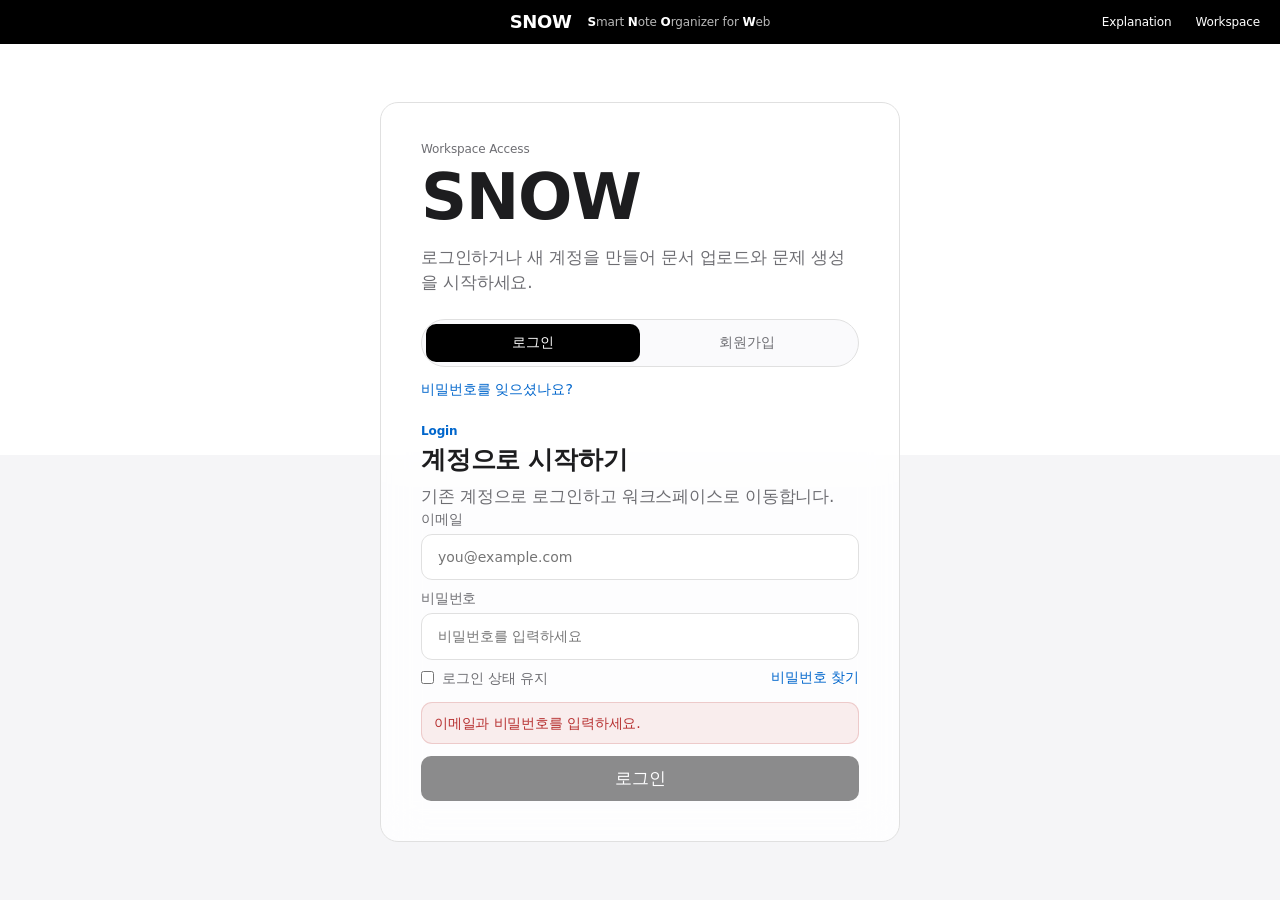
<file: login.html>
<!DOCTYPE html>
<html lang="ko">
<head>
  <meta charset="UTF-8">
  <meta name="viewport" content="width=device-width, initial-scale=1.0">
  <title>SNOW Login</title>
  <link rel="stylesheet" href="./src/styles/main.css">
</head>
<body>
  <nav class="global-nav" aria-label="Global">
    <div class="nav-brand-group">
      <a class="nav-brand" href="./index.html">SNOW</a>
      <span class="nav-tagline">
        <strong>S</strong>mart <strong>N</strong>ote <strong>O</strong>rganizer for <strong>W</strong>eb
      </span>
    </div>
    <div class="nav-links">
      <a href="./explanation.html">Explanation</a>
      <a href="./index.html">Workspace</a>
    </div>
  </nav>

  <div class="auth-shell">
    <section class="auth-card auth-card-centered">
      <p class="eyebrow">Workspace Access</p>
      <h1 class="auth-title">SNOW</h1>
      <p class="auth-text auth-text-compact">
        로그인하거나 새 계정을 만들어 문서 업로드와 문제 생성을 시작하세요.
      </p>

      <div class="auth-tabs" role="tablist" aria-label="인증 화면 전환">
        <button type="button" class="auth-tab is-active" id="login-tab" data-auth-target="login-panel" aria-selected="true">
          로그인
        </button>
        <button type="button" class="auth-tab" id="signup-tab" data-auth-target="signup-panel" aria-selected="false">
          회원가입
        </button>
      </div>

      <button type="button" class="auth-secondary-link" id="forgot-password-trigger">
        비밀번호를 잊으셨나요?
      </button>

      <section class="auth-panel is-active" id="login-panel" role="tabpanel" aria-labelledby="login-tab">
        <div class="auth-panel-header">
          <p class="panel-kicker">Login</p>
          <h2>계정으로 시작하기</h2>
          <p>기존 계정으로 로그인하고 워크스페이스로 이동합니다.</p>
        </div>

        <form class="login-form" id="login-form" action="./index.html">
          <label>
            <span>이메일</span>
            <input type="email" id="login-email" placeholder="you@example.com">
          </label>
          <label>
            <span>비밀번호</span>
            <input type="password" id="login-password" placeholder="비밀번호를 입력하세요">
          </label>

          <div class="auth-inline">
            <label class="auth-check">
              <input type="checkbox">
              <span>로그인 상태 유지</span>
            </label>
            <button type="button" class="auth-link auth-link-button" id="login-forgot-password">
              비밀번호 찾기
            </button>
          </div>

          <div id="login-feedback" class="auth-feedback" aria-live="polite">
            이메일과 비밀번호를 입력하세요.
          </div>

          <button type="submit" id="login-submit" class="primary-button auth-submit" disabled>로그인</button>
        </form>
      </section>

      <section class="auth-panel" id="signup-panel" role="tabpanel" aria-labelledby="signup-tab" hidden>
        <div class="auth-panel-header">
          <p class="panel-kicker">Sign Up</p>
          <h2>새 계정 만들기</h2>
          <p>회원가입하면 기본 노트북이 생성되고 바로 문서 업로드를 시작할 수 있습니다.</p>
        </div>

        <form class="login-form" id="signup-form" action="./index.html">
          <label>
            <span>이름</span>
            <input type="text" id="signup-name" placeholder="홍길동">
          </label>
          <label>
            <span>이메일</span>
            <input type="email" id="signup-email" placeholder="you@example.com">
          </label>
          <label>
            <span>비밀번호</span>
            <input type="password" id="signup-password" placeholder="8자 이상 입력하세요">
          </label>
          <label>
            <span>비밀번호 확인</span>
            <input type="password" id="signup-password-confirm" placeholder="비밀번호를 다시 입력하세요">
          </label>

          <label class="auth-check auth-check-block">
            <input type="checkbox" id="signup-agree">
            <span>이용약관 및 개인정보 처리방침에 동의합니다.</span>
          </label>

          <div id="signup-feedback" class="auth-feedback" aria-live="polite">
            비밀번호는 8자 이상이며 특수문자를 포함해야 합니다.
          </div>

          <div id="signup-result" class="auth-feedback auth-feedback-neutral" aria-live="polite" hidden>
            회원가입 결과가 여기에 표시됩니다.
          </div>

          <button type="submit" id="signup-submit" class="primary-button auth-submit" disabled>회원가입</button>
        </form>
      </section>

      <section class="auth-panel" id="forgot-panel" role="tabpanel" aria-labelledby="login-tab" hidden>
        <div class="auth-panel-header">
          <p class="panel-kicker">Reset Password</p>
          <h2>비밀번호 재설정</h2>
          <p>가입한 이메일과 새 비밀번호를 입력하면 재설정 흐름을 확인할 수 있습니다.</p>
        </div>

        <form class="login-form" id="forgot-form" action="./login.html">
          <label>
            <span>이메일</span>
            <input type="email" id="forgot-email" placeholder="you@example.com">
          </label>
          <label>
            <span>새 비밀번호</span>
            <input type="password" id="forgot-password" placeholder="8자 이상, 특수문자 포함">
          </label>
          <label>
            <span>새 비밀번호 확인</span>
            <input type="password" id="forgot-password-confirm" placeholder="비밀번호를 다시 입력하세요">
          </label>

          <div id="forgot-feedback" class="auth-feedback" aria-live="polite">
            가입한 이메일과 새 비밀번호를 입력하세요.
          </div>

          <button type="submit" id="forgot-submit" class="primary-button auth-submit" disabled>
            재설정
          </button>
          <button type="button" id="forgot-back" class="ghost-button auth-submit">
            로그인으로 돌아가기
          </button>
        </form>
      </section>
    </section>
  </div>

  <script src="./src/auth.js" defer></script>
</body>
</html>
</file>
<file: src/styles/main.css>
* {
  box-sizing: border-box;
}

:root {
  --canvas: #ffffff;
  --canvas-parchment: #f5f5f7;
  --surface-pearl: #fafafc;
  --surface-dark: #272729;
  --surface-dark-2: #2a2a2c;
  --ink: #1d1d1f;
  --muted: #6e6e73;
  --muted-dark: #cccccc;
  --primary: #0066cc;
  --primary-focus: #0071e3;
  --primary-on-dark: #2997ff;
  --hairline: #e0e0e0;
  --soft-line: rgba(0, 0, 0, 0.08);
  --nav-height: 44px;
  --radius-sm: 8px;
  --radius-md: 11px;
  --radius-lg: 18px;
  --radius-pill: 9999px;
  --content-max: 1440px;
  --text-stack: "SF Pro Text", system-ui, -apple-system, BlinkMacSystemFont, "Segoe UI", sans-serif;
  --display-stack: "SF Pro Display", system-ui, -apple-system, BlinkMacSystemFont, "Segoe UI", sans-serif;
  color-scheme: light;
}

html {
  min-height: 100%;
}

body {
  min-height: 100vh;
  margin: 0;
  font-family: var(--text-stack);
  color: var(--ink);
  background:
    linear-gradient(180deg, rgba(255, 255, 255, 0.88) 0%, rgba(245, 245, 247, 0.96) 34%, #eeeeef 100%);
  font-size: 17px;
  line-height: 1.47;
  letter-spacing: -0.01em;
}

a {
  color: var(--primary);
}

.global-nav {
  position: sticky;
  top: 0;
  z-index: 20;
  height: var(--nav-height);
  display: flex;
  align-items: center;
  justify-content: center;
  padding: 0 max(20px, calc((100vw - var(--content-max)) / 2 + 20px));
  background: #000000;
  color: #ffffff;
}

.nav-brand,
.nav-links a,
.nav-button {
  color: #ffffff;
  text-decoration: none;
  font-size: 12px;
  line-height: 1;
  letter-spacing: -0.01em;
}

.nav-button {
  padding: 0;
  border: 0;
  background: transparent;
  font-family: inherit;
  font-size: 12px;
  line-height: 1;
  letter-spacing: -0.01em;
  cursor: pointer;
  transition: border-color 0.16s ease, background 0.16s ease, box-shadow 0.16s ease, transform 0.16s ease;
}

.nav-brand {
  font-weight: 600;
  font-size: 18px;
  letter-spacing: -0.02em;
}

.nav-brand-group {
  position: absolute;
  left: 50%;
  transform: translateX(-50%);
  display: flex;
  align-items: center;
  gap: 16px;
  min-width: 0;
}

.nav-tagline {
  color: rgba(255, 255, 255, 0.72);
  font-size: 12px;
  line-height: 1;
  letter-spacing: -0.01em;
  white-space: nowrap;
}

.nav-tagline strong {
  color: #ffffff;
  font-weight: 600;
}

.nav-links {
  margin-left: auto;
  display: flex;
  align-items: center;
  gap: 24px;
}

.app-surface {
  padding-top: 0;
}

.screen-layout {
  display: grid;
  grid-template-columns: 64px 0 minmax(0, 1fr);
  gap: 0;
  max-width: none;
  min-height: calc(100vh - var(--nav-height));
  margin: 0;
  padding: 0 20px 32px 0;
  transition: grid-template-columns 0.42s cubic-bezier(0.22, 1, 0.36, 1);
}

body.left-menu-open .screen-layout {
  grid-template-columns: 64px 390px minmax(0, 1fr);
}

.screen-side,
.page-shell {
  min-width: 0;
}

.screen-side-left {
  display: contents;
}

.left-layout,
.right-layout {
  position: sticky;
  top: calc(var(--nav-height) + 18px);
  display: block;
}

.left-layout {
  z-index: 16;
  display: contents;
}

.page-shell {
  grid-column: 3;
  width: 100%;
  min-width: 0;
  padding-left: 16px;
}

.left-rail {
  grid-column: 1;
  grid-row: 1;
  position: fixed;
  top: var(--nav-height);
  left: 0;
  z-index: 18;
  width: 64px;
  min-height: calc(100vh - var(--nav-height));
  display: flex;
  flex-direction: row;
  align-items: center;
  align-content: start;
  justify-content: flex-start;
  flex-wrap: wrap;
  gap: 24px;
  padding: 28px 0 28px;
  background: #f5f5f7;
  border-right: 0;
}

.left-menu-toggle {
  width: 100%;
  min-height: 44px;
  display: grid;
  place-items: center;
  padding: 0;
  border: 0;
  border-radius: 0;
  background: transparent;
  color: var(--ink);
  box-shadow: none;
}

.left-menu-toggle strong {
  color: var(--ink);
  font-size: 28px;
  font-weight: 500;
  white-space: nowrap;
  line-height: 1;
  transition: transform 0.24s ease, opacity 0.18s ease;
}

body:not(.left-menu-open) .left-menu-toggle span {
  display: none;
}

body:not(.left-menu-open) .left-menu-toggle strong {
  font-size: 24px;
}

.sr-only {
  position: absolute;
  width: 1px;
  height: 1px;
  padding: 0;
  margin: -1px;
  overflow: hidden;
  clip: rect(0, 0, 0, 0);
  white-space: nowrap;
  border: 0;
}

.left-menu-toggle[aria-expanded="true"] {
  background: transparent;
}

.left-menu-toggle[aria-expanded="true"] strong {
  transform: rotate(90deg);
}

.left-menu-toggle[aria-expanded="true"] span,
.left-menu-toggle[aria-expanded="true"] strong {
  color: var(--ink);
}

.left-menu-drawer {
  grid-column: 2;
  grid-row: 1;
  position: sticky;
  top: var(--nav-height);
  width: 100%;
  max-height: calc(100vh - var(--nav-height));
  opacity: 0;
  pointer-events: none;
  transform: translateX(-18px);
  transition: transform 0.42s cubic-bezier(0.22, 1, 0.36, 1), opacity 0.24s ease;
  overflow: auto;
  visibility: hidden;
  padding: 28px 18px 40px 0;
  background: #f5f5f7;
  border-right: 0;
  will-change: transform, opacity;
}

.left-menu-drawer.is-open {
  opacity: 1;
  pointer-events: auto;
  transform: translateX(0);
  visibility: visible;
}

.drawer-brand {
  margin: 8px 0 28px 8px;
  color: #4a4d50;
  font-size: 40px;
  font-weight: 500;
  line-height: 1;
  letter-spacing: -0.03em;
}

.left-history-slot {
  display: grid;
  grid-template-rows: minmax(240px, 1fr) auto auto;
  gap: 12px;
  min-height: calc(100vh - var(--nav-height) - 68px);
  padding: 0 2px 40px;
  transform: translateX(-10px);
  opacity: 0;
  transition: transform 0.42s cubic-bezier(0.22, 1, 0.36, 1), opacity 0.28s ease;
  transition-delay: 0s;
}

.left-menu-drawer.is-open .left-history-slot {
  transform: translateX(0);
  opacity: 1;
  transition-delay: 0.08s;
}

.right-settings-slot {
  display: grid;
  grid-template-columns: repeat(2, minmax(0, 1fr));
  gap: 10px;
  margin-bottom: 12px;
}

.product-hero {
  background: transparent;
  color: var(--ink);
}

.hero {
  width: min(100%, 760px);
  min-height: 230px;
  margin: 0 auto;
  display: flex;
  flex-direction: column;
  align-items: center;
  justify-content: center;
  gap: 10px;
  padding: 42px 24px 34px;
  text-align: center;
  border-radius: 0;
}

.hero-copy {
  max-width: 560px;
}

.eyebrow,
.panel-kicker,
.meta-label,
.slot-label,
.result-label {
  margin: 0 0 8px;
  color: var(--muted);
  font-size: 12px;
  font-weight: 400;
  line-height: 1;
  letter-spacing: -0.01em;
}

.hero h1,
.auth-title,
.explanation-header h1 {
  margin: 0;
  font-family: var(--display-stack);
  font-size: clamp(38px, 5vw, 56px);
  font-weight: 600;
  line-height: 1.07;
  letter-spacing: -0.02em;
}

.hero-description,
.auth-text,
.history-caption,
.notebook-status,
.document-meta,
.result-card p,
.auth-panel-header p:last-child {
  color: var(--muted);
  line-height: 1.47;
}

.hero-description {
  max-width: 480px;
  margin: 8px auto 0;
  color: #86868b;
  font-size: 17px;
  font-weight: 400;
  letter-spacing: 0;
}

.hero-subtitle-row {
  display: inline-flex;
  position: relative;
  align-items: center;
  justify-content: center;
  gap: 8px;
  max-width: min(100%, 760px);
  min-height: 52px;
  padding-bottom: 14px;
}

.hero-subtitle-row::after {
  content: "";
  position: absolute;
  left: 50%;
  bottom: 0;
  width: min(220px, 52vw);
  height: 1px;
  transform: translateX(-50%);
  background: linear-gradient(90deg, transparent, rgba(0, 102, 204, 0.55), transparent);
}

.hero-subtitle {
  margin: 0;
  color: var(--muted);
  font-size: clamp(28px, 4vw, 44px);
  font-weight: 600;
  line-height: 1.12;
  letter-spacing: -0.02em;
}

.hero-title {
  min-height: 0;
  outline: none;
  cursor: text;
  direction: ltr;
  unicode-bidi: plaintext;
  text-align: center;
  color: var(--ink);
  background: transparent;
}

.hero-title:empty::before {
  content: "프로젝트 이름을 입력하세요";
  color: var(--muted);
  font-weight: 400;
  font-size: 24px;
}

.hero-edit-button,
.settings-close,
.uploaded-file-remove {
  display: inline-grid;
  place-items: center;
  width: 36px;
  height: 36px;
  padding: 0;
  border-radius: 50%;
}

.hero-edit-button {
  border: 0;
  background: transparent;
  color: var(--ink);
}

.hero-edit-button svg {
  width: 15px;
  height: 15px;
  fill: currentColor;
  stroke: currentColor;
  stroke-width: 1.6;
  stroke-linecap: round;
  stroke-linejoin: round;
}

.dashboard {
  display: grid;
  grid-template-columns: repeat(12, minmax(0, 1fr));
  gap: 12px;
  margin-top: 12px;
  align-items: start;
}

#job-status-message {
  position: relative;
  grid-column: span 12;
  width: 100%;
  padding: 12px 16px;
  border: 1px solid rgba(0, 102, 204, 0.2);
  border-radius: var(--radius-sm);
  background: rgba(0, 102, 204, 0.08);
  color: var(--ink);
  font-size: 15px;
  line-height: 1.45;
  word-break: keep-all;
  overflow-wrap: anywhere;
  overflow: hidden;
}

#job-status-message[hidden] {
  display: none;
}

#job-status-message.is-loading::after {
  content: "";
  position: absolute;
  left: 0;
  right: 0;
  bottom: 0;
  height: 3px;
  background:
    linear-gradient(90deg, transparent 0%, var(--primary-focus) 45%, transparent 90%);
  transform: translateX(-100%);
  animation: indeterminate-bar 1.2s ease-in-out infinite;
}

.panel {
  padding: 24px 0;
  border: 0;
  border-radius: 0;
  background: transparent;
  box-shadow: none;
  min-width: 0;
}

.panel + .panel {
  border-top: 1px solid rgba(0, 0, 0, 0.09);
}

.panel-heading h2,
.panel-heading h3,
.uploaded-files-header h3,
.auth-panel-header h2 {
  margin: 0;
  font-family: var(--display-stack);
  font-size: 25px;
  font-weight: 600;
  line-height: 1.16;
  letter-spacing: -0.01em;
}

.panel-row {
  display: flex;
  justify-content: space-between;
  gap: 16px;
  align-items: flex-start;
}

.prompt-heading {
  justify-content: center;
  text-align: center;
  margin-bottom: 18px;
}

.result-heading {
  position: relative;
  justify-content: center;
  text-align: center;
  margin-bottom: 18px;
}

.result-heading #copy-button {
  position: absolute;
  right: 0;
  top: 50%;
  transform: translateY(-50%);
}

.history-panel,
.document-upload-panel,
.uploaded-files-panel,
.notebook-panel,
.quiz-jobs-panel,
.settings-panel,
.input-panel,
.output-panel {
  width: 100%;
}

.input-panel,
.output-panel,
.workspace-panel {
  grid-column: span 12;
}

.workspace-panel {
  padding-top: 8px;
  border-top: 1px solid rgba(0, 0, 0, 0.06);
}

.workspace-result-header {
  margin-top: 30px;
  padding-top: 26px;
  border-top: 1px solid rgba(0, 0, 0, 0.1);
}

.history-caption {
  margin: 10px 0 16px;
  font-size: 14px;
}

.panel-kicker {
  color: var(--primary);
  font-weight: 600;
}

.history-list,
.result-cards,
.uploaded-files-list {
  display: grid;
  gap: 10px;
}

.history-empty,
.uploaded-file-empty {
  margin: 0;
  color: var(--muted);
  font-size: 14px;
}

.history-item,
.result-card,
.uploaded-file-item,
.timeline-step {
  width: 100%;
  padding: 16px;
  border: 1px solid var(--hairline);
  border-radius: var(--radius-md);
  background: var(--surface-pearl);
  text-align: left;
  box-shadow: none;
}

.history-item {
  position: relative;
  display: grid;
  grid-template-columns: minmax(0, 1fr) auto;
  gap: 6px;
  align-items: start;
}

.history-load {
  min-height: 0;
  display: grid;
  gap: 6px;
  padding: 0;
  border: 0;
  border-radius: 0;
  background: transparent;
  color: inherit;
  text-align: left;
  box-shadow: none;
}

.history-load:hover,
.history-load:focus-visible {
  box-shadow: none;
}

.history-delete {
  width: 28px;
  height: 28px;
  min-height: 0;
  padding: 0;
  border: 0;
  border-radius: 50%;
  background: transparent;
  color: #b73030;
  font-size: 18px;
  line-height: 1;
  box-shadow: none;
}

.history-delete:hover,
.history-delete:focus-visible {
  background: rgba(183, 48, 48, 0.08);
  box-shadow: none;
}

.history-time {
  color: var(--primary);
  font-size: 12px;
}

.history-title,
.document-title,
.result-card h3 {
  margin: 0;
  color: var(--ink);
  font-size: 17px;
  font-weight: 600;
  line-height: 1.24;
}

.history-text {
  color: var(--muted);
  font-size: 14px;
  line-height: 1.43;
  display: -webkit-box;
  -webkit-line-clamp: 3;
  -webkit-box-orient: vertical;
  overflow: hidden;
}

.upload-status-group {
  display: flex;
  flex-wrap: wrap;
  align-items: center;
  gap: 10px;
  margin-top: 14px;
}

.inline-uploader {
  flex: 1 1 100%;
  min-width: 0;
}

.upload-dropzone {
  display: flex;
  flex-direction: column;
  justify-content: center;
  gap: 4px;
  min-height: 72px;
  padding: 14px 16px;
  border: 1px dashed var(--primary);
  border-radius: var(--radius-lg);
  background: var(--surface-pearl);
  color: var(--ink);
  cursor: pointer;
  transition: border-color 0.16s ease, background 0.16s ease, box-shadow 0.16s ease, transform 0.16s ease;
}

.upload-dropzone.is-drag-over {
  border-style: solid;
  border-color: var(--primary-focus);
  background: rgba(0, 102, 204, 0.06);
}

.compact-upload {
  align-items: flex-start;
  text-align: left;
}

.upload-dropzone input {
  display: none;
}

.upload-dropzone strong {
  font-size: 17px;
  font-weight: 600;
}

.upload-dropzone span,
.output-window {
  color: var(--muted);
}

.upload-status {
  position: relative;
  display: inline-flex;
  align-items: center;
  gap: 10px;
  min-height: 36px;
  padding: 8px 14px;
  border: 1px solid var(--hairline);
  border-radius: var(--radius-pill);
  background: var(--canvas);
  color: var(--muted);
  font-size: 14px;
  overflow: hidden;
}

.document-upload-title {
  display: inline-flex;
  align-items: center;
  gap: 10px;
}

.clip-upload-button {
  display: inline-grid;
  place-items: center;
  width: 44px;
  height: 44px;
  border: 1px solid #000000;
  border-radius: 50%;
  background: #000000;
  color: #ffffff;
  cursor: pointer;
  transition: border-color 0.16s ease, background 0.16s ease, box-shadow 0.16s ease, transform 0.16s ease;
}

.title-clip-upload-button {
  width: 34px;
  height: 34px;
  flex: 0 0 auto;
}

.clip-upload-button:active {
  transform: scale(0.95);
}

.clip-upload-button svg {
  width: 20px;
  height: 20px;
  fill: none;
  stroke: currentColor;
  stroke-width: 2;
  stroke-linecap: round;
  stroke-linejoin: round;
}

.title-clip-upload-button svg {
  width: 17px;
  height: 17px;
}

.upload-status-icon {
  position: relative;
  flex: 0 0 auto;
  width: 9px;
  height: 9px;
  border-radius: 50%;
  background: var(--muted);
}

.upload-status.loading .upload-status-icon {
  width: 9px;
  height: 9px;
  border: 0;
  border-radius: 50%;
  background: #000000;
  opacity: 0.85;
  animation: pulse 1s ease-in-out infinite;
}

.upload-status.loading::after {
  content: "";
  position: absolute;
  left: 12px;
  right: 12px;
  bottom: 0;
  height: 2px;
  background:
    linear-gradient(90deg, transparent 0%, var(--primary-focus) 48%, transparent 92%);
  transform: translateX(-100%);
  animation: indeterminate-bar 1.15s ease-in-out infinite;
}

.uploaded-file-status.is-analyzing,
.uploaded-file-status.is-uploaded,
.uploaded-file-status.is-processing,
.uploaded-file-status.is-pending,
.uploaded-file-status.is-running,
.uploaded-file-status.is-summarizing,
.uploaded-file-status.is-summary_pending,
.uploaded-file-status.is-summary_processing {
  display: inline-block;
  position: relative;
  padding-bottom: 4px;
  overflow: hidden;
}

.uploaded-file-status.is-analyzing::after,
.uploaded-file-status.is-uploaded::after,
.uploaded-file-status.is-processing::after,
.uploaded-file-status.is-pending::after,
.uploaded-file-status.is-running::after,
.uploaded-file-status.is-summarizing::after,
.uploaded-file-status.is-summary_pending::after,
.uploaded-file-status.is-summary_processing::after {
  content: "";
  position: absolute;
  left: 0;
  bottom: 0;
  width: 45%;
  height: 2px;
  border-radius: 999px;
  background:
    linear-gradient(90deg, transparent 0%, currentColor 50%, transparent 100%);
  transform: translateX(-110%);
  animation: inline-indeterminate-bar 1.1s ease-in-out infinite;
}

@keyframes inline-indeterminate-bar {
  to {
    transform: translateX(220%);
  }
}

@keyframes indeterminate-bar {
  to {
    transform: translateX(100%);
  }
}

@keyframes pulse {
  0%,
  100% {
    opacity: 0.45;
    transform: scale(0.85);
  }

  50% {
    opacity: 1;
    transform: scale(1);
  }
}

/*
  Legacy spinner fallback kept for any older markup that relies on a circular
  status icon shape.
*/
.upload-status.loading .upload-status-icon.is-spinner {
  width: 16px;
  height: 16px;
  border: 2px solid rgba(0, 102, 204, 0.2);
  border-top-color: var(--primary);
  background: transparent;
  animation: spin 0.8s linear infinite;
}

.upload-status.done .upload-status-icon {
  width: 18px;
  height: 18px;
  display: inline-grid;
  place-items: center;
  background: #1d7f44;
}

.upload-status.done .upload-status-icon::after {
  content: "";
  width: 8px;
  height: 4px;
  border-left: 2px solid #ffffff;
  border-bottom: 2px solid #ffffff;
  transform: rotate(-45deg) translate(1px, -1px);
}

.add-document-button {
  display: none !important;
  align-items: center;
  justify-content: center;
  width: 100%;
  min-height: 44px;
  border-radius: var(--radius-pill);
  background: #000000;
  color: #ffffff;
  font-size: 17px;
  cursor: pointer;
  transition: border-color 0.16s ease, background 0.16s ease, box-shadow 0.16s ease, transform 0.16s ease;
}

.document-upload-panel.has-uploaded-files .upload-dropzone {
  pointer-events: none;
  border-style: solid;
  border-color: var(--hairline);
  cursor: default;
}

.document-upload-panel.has-uploaded-files .add-document-button {
  display: none !important;
}

.merged-uploaded-files-header {
  margin-top: 20px;
  padding-top: 18px;
  border-top: 1px solid var(--hairline);
}

.uploaded-files-panel.has-uploaded-files {
  border-color: rgba(0, 102, 204, 0.22);
}

.uploaded-files-list {
  margin-top: 12px;
}

.uploaded-file-item {
  display: flex;
  justify-content: space-between;
  align-items: center;
  flex-wrap: wrap;
  gap: 10px;
  padding: 12px 14px;
}

.uploaded-file-main {
  display: flex;
  align-items: center;
  gap: 10px;
  min-width: 0;
  flex: 1 1 0;
  align-self: center;
}

.uploaded-file-actions {
  display: inline-flex;
  align-items: center;
  gap: 6px;
  flex: 0 0 auto;
}

.uploaded-file-index {
  display: inline;
  min-width: 16px;
  color: var(--ink);
  font-size: 14px;
  font-weight: 700;
  line-height: 1.45;
}

.uploaded-file-name {
  color: var(--ink);
  font-size: 14px;
  word-break: break-all;
}

.uploaded-file-status {
  flex: 0 0 auto;
  color: var(--muted);
  font-size: 12px;
  line-height: 1;
  white-space: nowrap;
}

.uploaded-file-status.is-analyzing,
.uploaded-file-status.is-uploaded {
  color: var(--primary);
}

.uploaded-file-status.is-completed {
  color: #27803b;
}

.uploaded-file-status.is-failed {
  color: #b73030;
}

.uploaded-file-status.is-cancelled {
  color: #b73030;
}

.uploaded-file-remove {
  width: 28px;
  height: 28px;
  border: 0;
  border-radius: 0;
  background: transparent;
  color: #b73030;
  font-size: 18px;
  line-height: 1;
}

.uploaded-file-detail {
  flex: 1 1 100%;
  width: 100%;
  padding-top: 10px;
  border-top: 1px solid var(--hairline);
  color: var(--muted);
  font-size: 13px;
}

.uploaded-file-meta {
  display: grid;
  grid-template-columns: repeat(2, minmax(0, 1fr));
  gap: 8px;
  margin: 0;
}

.uploaded-file-meta div {
  min-width: 0;
}

.uploaded-file-meta dt,
.uploaded-file-section-title {
  color: var(--ink);
  font-weight: 600;
}

.uploaded-file-meta dd {
  margin: 2px 0 0;
}

.uploaded-file-section-title {
  margin: 12px 0 6px;
}

.uploaded-file-sections {
  display: grid;
  gap: 8px;
  margin: 0;
  padding-left: 18px;
}

.uploaded-file-sections span {
  display: block;
  margin-top: 2px;
  line-height: 1.4;
}

.result-card {
  display: block;
}

.result-card-empty p {
  margin: 0;
  color: var(--ink);
  font-size: 17px;
  font-weight: 400;
  line-height: 1.47;
}

.result-label {
  color: var(--primary);
}

.document-title,
.document-meta,
.result-card p {
  margin: 0;
}

.document-meta,
.result-card p {
  margin-top: 8px;
  font-size: 14px;
}

.quiz-choice-list {
  display: grid;
  gap: 8px;
  margin: 14px 0 0;
  padding: 0;
  list-style: none;
  counter-reset: quiz-choice;
}

.quiz-choice-list li {
  counter-increment: quiz-choice;
}

.quiz-choice-button {
  width: 100%;
  display: grid;
  grid-template-columns: 24px 1fr;
  gap: 8px;
  align-items: start;
  padding: 10px 12px;
  border: 1px solid var(--hairline);
  border-radius: var(--radius-sm);
  background: var(--surface-pearl);
  color: var(--ink);
  font: inherit;
  font-size: 14px;
  line-height: 1.45;
  text-align: left;
  cursor: pointer;
  transition: border-color 0.16s ease, background 0.16s ease, box-shadow 0.16s ease, transform 0.16s ease;
}

.quiz-choice-button:hover,
.quiz-choice-button:focus-visible {
  border-color: var(--primary-focus);
  background: #eaf4ff;
  box-shadow: 0 4px 14px rgba(0, 102, 204, 0.14);
  transform: translateY(-1px);
  outline: none;
}

.quiz-choice-number {
  color: var(--ink);
  font-size: 14px;
  font-weight: 700;
  line-height: 1.45;
}

.quiz-choice-number::after {
  content: ".";
}

.quiz-choice-button.is-correct {
  border-color: #2d7a46;
  background: #edf8f0;
}

.quiz-choice-button.is-incorrect {
  border-color: #b42318;
  background: #fff1f0;
}

.quiz-choice-feedback {
  margin-top: 10px;
  font-size: 14px;
  font-weight: 600;
}

.quiz-choice-feedback.is-correct {
  color: #2d7a46;
}

.quiz-choice-feedback.is-incorrect {
  color: #b42318;
}


.quiz-choice-list li:not(:has(.quiz-choice-button)) {
  display: grid;
  grid-template-columns: 24px 1fr;
  gap: 8px;
  align-items: start;
  padding: 10px 12px;
  border: 1px solid var(--hairline);
  border-radius: var(--radius-sm);
  background: var(--surface-pearl);
  color: var(--ink);
  font-size: 14px;
  line-height: 1.45;
  cursor: pointer;
  transition: border-color 0.16s ease, background 0.16s ease, box-shadow 0.16s ease, transform 0.16s ease;
}

.quiz-choice-list li:not(:has(.quiz-choice-button))::before {
  color: var(--ink);
  font-size: 14px;
  font-weight: 700;
  line-height: 1.45;
  content: counter(quiz-choice) ".";
}


.quiz-choice-list li:not(:has(.quiz-choice-button)):hover,
.quiz-choice-list li:not(:has(.quiz-choice-button)):focus-visible {
  border-color: var(--primary-focus);
  background: #eaf4ff;
  box-shadow: 0 4px 14px rgba(0, 102, 204, 0.14);
  transform: translateY(-1px);
  outline: none;
}
.quiz-choice-list li.is-correct {
  border-color: #2d7a46;
  background: #edf8f0;
}

.quiz-choice-list li.is-incorrect {
  border-color: #b42318;
  background: #fff1f0;
}
.field-grid {
  display: grid;
  grid-template-columns: repeat(2, minmax(0, 1fr));
  gap: 12px;
}

.field-span-2 {
  grid-column: span 2;
}

.login-form,
.textarea-wrap,
.select-wrap {
  display: flex;
  flex-direction: column;
  gap: 8px;
}

.login-form label,
.textarea-wrap span,
.select-wrap span,
.setting-group p {
  color: var(--muted);
  font-size: 14px;
}

input,
textarea,
select {
  width: 100%;
  min-height: 44px;
  margin-top: 4px;
  padding: 12px 16px;
  border: 1px solid var(--hairline);
  border-radius: var(--radius-md);
  background: var(--canvas);
  color: var(--ink);
  font: inherit;
  letter-spacing: 0;
}

textarea {
  min-height: 132px;
  resize: vertical;
}

input:focus,
textarea:focus,
select:focus,
button:focus-visible,
a:focus-visible {
  outline: 2px solid var(--primary-focus);
  outline-offset: 2px;
}

.controls,
.result-actions {
  display: flex;
  flex-wrap: wrap;
  gap: 8px;
  margin-top: 16px;
}

.controls {
  justify-content: center;
}

.quiz-jobs-list,
.quiz-detail-panel {
  margin-top: 16px;
}

.quiz-job-item {
  width: 100%;
  min-height: 0;
  display: grid;
  grid-template-columns: minmax(0, 1fr) auto;
  gap: 8px;
  align-items: start;
  margin-top: 8px;
  padding: 10px 12px;
  border: 1px solid var(--hairline);
  border-radius: var(--radius-sm);
  background: var(--surface-pearl);
}

.quiz-job-load {
  min-height: 0;
  padding: 0;
  border: 0;
  border-radius: 0;
  background: transparent;
  color: var(--ink);
  text-align: left;
  white-space: pre-line;
  font-size: 13px;
  line-height: 1.45;
  box-shadow: none;
}

.quiz-job-delete {
  min-height: 0;
  padding: 0 2px;
  border: 0;
  border-radius: 0;
  background: transparent;
  color: #b42318;
  font-size: 18px;
  line-height: 1;
  box-shadow: none;
}

.quiz-job-delete:hover,
.quiz-job-load:hover {
  box-shadow: none;
}

.quiz-detail-panel {
  padding: 14px;
  border: 1px solid var(--hairline);
  border-radius: var(--radius-sm);
  background: var(--surface-pearl);
}

.quiz-detail-content,
.quiz-qa-history {
  white-space: pre-wrap;
  font-size: 14px;
  line-height: 1.5;
}

.quiz-qa-form {
  display: flex;
  gap: 8px;
  margin-top: 12px;
}

.quiz-qa-form input {
  margin-top: 0;
}

.withdraw-button {
  display: block;
  width: fit-content;
  min-height: 0;
  margin: auto 0 0 auto;
  padding: 0;
  border: 0;
  border-radius: 0;
  background: transparent;
  color: #b42318;
  font-size: 12px;
  text-decoration: underline;
  text-underline-offset: 3px;
}

.withdraw-button[hidden] {
  display: none;
}

.explanation-inline-link {
  min-height: 44px;
  display: inline-flex;
  align-items: center;
  justify-content: center;
  padding: 11px 22px;
  border-radius: var(--radius-pill);
  text-decoration: none;
}

button,
.top-link,
.explanation-link,
.add-document-button {
  font-family: inherit;
  letter-spacing: 0;
}

button {
  min-height: 44px;
  border: 0;
  border-radius: 10px;
  padding: 11px 22px;
  font-size: 17px;
  cursor: pointer;
  transition: transform 0.16s ease, opacity 0.16s ease, background-color 0.16s ease, box-shadow 0.16s ease;
}

button:active:not(:disabled),
.top-link:active,
.explanation-link:active,
.add-document-button:active {
  transform: scale(0.95);
}

button:disabled {
  opacity: 0.45;
  cursor: not-allowed;
}

.primary-button {
  background: #000000;
  color: #ffffff;
  box-shadow: none;
}

.secondary-button {
  background: var(--ink);
  color: #ffffff;
}

.ghost-button {
  border: 1px solid rgba(0, 0, 0, 0.06);
  background: rgba(255, 255, 255, 0.72);
  color: var(--ink);
}

.ghost-button:hover,
.primary-button:hover {
  box-shadow: 0 8px 20px rgba(0, 0, 0, 0.08);
}

.small-button {
  min-height: 36px;
  padding: 8px 14px;
  font-size: 14px;
}

.icon-button {
  width: 34px;
  height: 34px;
  min-height: 34px;
  display: inline-grid;
  place-items: center;
  padding: 0;
  border: 0;
  border-radius: 50%;
  background: #000000;
  color: #ffffff;
  box-shadow: none;
  line-height: 1;
}

.refresh-icon-button {
  font-size: 20px;
  font-weight: 600;
}

.icon-button:hover,
.icon-button:focus-visible {
  box-shadow: none;
}

.icon-button:active:not(:disabled) {
  transform: scale(0.95);
}

.controls {
  align-items: center;
}

.controls .ghost-button,
.controls .primary-button {
  min-height: 42px;
  padding: 10px 16px;
  font-size: 15px;
  font-weight: 600;
}

#quiz-settings-toggle::after {
  content: "▾";
  margin-left: 8px;
  color: var(--muted);
  font-size: 12px;
}

#generate-button {
  padding-inline: 22px;
}

#reset-button {
  border-color: transparent;
  background: transparent;
  color: var(--muted);
  box-shadow: none;
}

.output-window {
  min-height: 150px;
  margin-top: 12px;
  padding: 12px 14px;
  border: 1px solid var(--hairline);
  border-radius: var(--radius-md);
  background: var(--surface-pearl);
  white-space: pre-wrap;
}

.quiz-toggle,
.explanation-link {
  width: 100%;
  min-height: 52px;
  display: inline-flex;
  align-items: center;
  justify-content: center;
  border: 1px solid var(--hairline);
  border-radius: var(--radius-pill);
  background: var(--canvas);
  color: var(--ink);
  text-decoration: none;
  font-weight: 400;
}

.quiz-toggle[aria-expanded="true"] {
  background: #000000;
  color: #ffffff;
}

.notebook-actions {
  display: grid;
  grid-template-columns: repeat(2, minmax(0, 1fr));
  gap: 8px;
  margin-top: 14px;
}

.notebook-actions button {
  padding-inline: 12px;
  font-size: 14px;
  white-space: nowrap;
}

.left-menu-drawer .panel,
.left-menu-drawer button,
.left-menu-drawer input,
.left-menu-drawer select,
.left-menu-drawer .upload-dropzone span,
.left-menu-drawer .history-caption,
.left-menu-drawer .notebook-status {
  max-width: 100%;
}

.left-menu-drawer .history-caption,
.left-menu-drawer .notebook-status,
.left-menu-drawer .uploaded-file-name,
.left-menu-drawer .upload-dropzone span {
  overflow-wrap: anywhere;
}

.left-menu-drawer .panel-heading h2,
.left-menu-drawer .uploaded-files-header h3,
.left-menu-drawer .notebook-actions button,
.left-menu-drawer .notebook-load,
.left-menu-drawer .notebook-delete {
  white-space: nowrap;
}

.left-menu-drawer .upload-dropzone strong {
  white-space: normal;
  overflow-wrap: keep-all;
  line-height: 1.35;
}

.notebook-select-wrap,
.notebook-load {
  margin-top: 14px;
}

.notebook-load,
.notebook-delete {
  width: 100%;
}

.notebook-delete {
  margin-top: 8px;
  border-color: rgba(183, 48, 48, 0.28);
  color: #b73030;
}

.notebook-status {
  margin: 14px 0 0;
  font-size: 14px;
}

.settings-modal {
  position: fixed;
  inset: 0;
  z-index: 30;
  display: grid;
  place-items: center;
  padding: 24px;
}

.settings-modal[hidden] {
  display: none;
}

.settings-backdrop {
  position: absolute;
  inset: 0;
  background: rgba(0, 0, 0, 0.34);
  backdrop-filter: saturate(180%) blur(20px);
}

.settings-dialog {
  position: relative;
  width: min(92vw, 520px);
  padding: 26px;
  border: 1px solid rgba(0, 0, 0, 0.08);
  border-radius: var(--radius-lg);
  background: rgba(255, 255, 255, 0.96);
  box-shadow: 0 24px 70px rgba(0, 0, 0, 0.22);
}

.settings-close {
  background: var(--surface-pearl);
  border: 1px solid var(--hairline);
  color: var(--ink);
  font-size: 17px;
}

.setting-group {
  margin-top: 18px;
}

.setting-group p {
  margin: 0 0 10px;
}

.setting-options {
  display: grid;
  grid-template-columns: repeat(3, minmax(0, 1fr));
  gap: 8px;
}

.setting-button {
  width: 100%;
  min-height: 42px;
  padding: 8px 12px;
  border: 1px solid var(--hairline);
  background: var(--canvas);
  color: var(--ink);
  font-size: 14px;
  white-space: nowrap;
}

.setting-button.is-active {
  border: 2px solid var(--primary-focus);
  color: var(--primary);
  background: var(--surface-pearl);
}

.custom-count-field {
  display: grid;
  grid-template-columns: auto minmax(92px, 140px);
  align-items: center;
  gap: 12px;
  margin-top: 10px;
}

.custom-count-field span {
  color: var(--muted);
  font-size: 14px;
}

.custom-count-field input {
  margin-top: 0;
  border-radius: var(--radius-pill);
  text-align: center;
}

.settings-actions {
  display: flex;
  justify-content: flex-end;
  margin-top: 22px;
}

.settings-confirm {
  min-width: 120px;
}

.auth-shell {
  min-height: calc(100vh - var(--nav-height));
  display: grid;
  place-items: center;
  padding: 48px 20px;
  background:
    linear-gradient(180deg, var(--canvas) 0 48%, var(--canvas-parchment) 48% 100%);
}

.auth-card {
  width: min(100%, 520px);
  padding: 40px;
  border: 1px solid var(--hairline);
  border-radius: var(--radius-lg);
  background: rgba(255, 255, 255, 0.82);
  backdrop-filter: saturate(180%) blur(20px);
  box-shadow: none;
  text-align: left;
}

.auth-title {
  font-size: clamp(44px, 8vw, 64px);
}

.auth-text {
  margin: 14px 0 24px;
}

.auth-tabs {
  display: inline-grid;
  grid-template-columns: repeat(2, minmax(0, 1fr));
  width: 100%;
  padding: 4px;
  border: 1px solid var(--hairline);
  border-radius: var(--radius-pill);
  background: var(--surface-pearl);
}

.auth-tab {
  min-height: 38px;
  padding: 8px 14px;
  background: transparent;
  color: var(--muted);
  font-size: 14px;
}

.auth-tab.is-active {
  background: #000000;
  color: #ffffff;
}

.auth-secondary-link {
  min-height: auto;
  margin-top: 14px;
  padding: 0;
  border: 0;
  background: transparent;
  color: var(--primary);
  text-align: left;
  font-size: 14px;
}

.auth-panel {
  display: none;
  margin-top: 24px;
}

.auth-panel.is-active {
  display: block;
}

.auth-panel-header p:last-child {
  margin: 10px 0 0;
}

.auth-inline {
  display: flex;
  justify-content: space-between;
  gap: 12px;
  align-items: center;
}

.auth-check {
  display: inline-flex;
  align-items: center;
  gap: 8px;
  color: var(--muted);
  font-size: 14px;
}

.auth-check input {
  width: auto;
  min-height: auto;
  margin: 0;
}

.auth-check-block {
  margin-top: 4px;
}

.auth-link,
.auth-link-button {
  color: var(--primary);
  text-decoration: none;
  font-size: 14px;
}

.auth-link-button {
  min-height: auto;
  padding: 0;
  border: 0;
  background: transparent;
}

.auth-feedback {
  margin-top: 6px;
  padding: 10px 12px;
  border: 1px solid rgba(183, 48, 48, 0.18);
  border-radius: var(--radius-md);
  background: rgba(183, 48, 48, 0.08);
  color: #b73030;
  font-size: 14px;
  line-height: 1.43;
}

.auth-feedback.is-valid {
  color: #1d7f44;
  background: rgba(29, 127, 68, 0.08);
  border-color: rgba(29, 127, 68, 0.18);
}

.auth-feedback.is-error {
  color: #b73030;
}

.auth-feedback-neutral {
  color: var(--muted);
  background: var(--surface-pearl);
  border-color: var(--hairline);
}

.auth-submit {
  width: 100%;
  margin-top: 4px;
}

.explanation-shell {
  min-height: calc(100vh - var(--nav-height));
  padding: 18px 20px 32px;
}

.explanation-header {
  max-width: var(--content-max);
  min-height: 320px;
  margin: 0 auto 12px;
  display: grid;
  place-items: center;
  align-content: center;
  padding: 72px 24px 56px;
  text-align: center;
}

.explanation-layout {
  min-height: calc(100vh - var(--nav-height));
}

.explanation-board {
  display: grid;
  grid-template-columns: minmax(0, 1fr) minmax(0, 1fr);
  grid-template-rows: auto minmax(320px, 1fr) auto;
  gap: 18px;
  max-width: 1280px;
  min-height: calc(100vh - var(--nav-height) - 92px);
  margin: 0 auto;
  padding-bottom: 148px;
}

.explanation-panel {
  display: flex;
  flex-direction: column;
  min-width: 0;
  min-height: 240px;
  border-top: 1px solid var(--hairline);
}

.explanation-left-drawer .left-history-slot {
  gap: 18px;
}

.explanation-references-panel {
  min-height: 0;
  border-top: 0;
}

.explanation-left-drawer .explanation-references-panel,
.explanation-left-drawer .explanation-qa-panel {
  border-right: 0;
  padding-right: 0;
}

.explanation-left-drawer .explanation-placeholder {
  flex: 0 1 auto;
  min-height: 140px;
  max-height: min(300px, 34vh);
  scrollbar-gutter: stable;
}

.explanation-notebook-picker {
  margin-top: 16px;
}

.document-summary-panel {
  grid-column: 1 / -1;
  min-height: 0;
}

.document-summary-panel .explanation-placeholder {
  flex: 0 1 auto;
  min-height: 150px;
  max-height: min(360px, 42vh);
  scrollbar-gutter: stable;
}

.generated-questions-panel,
.explanation-panel-featured {
  min-height: 0;
}

.generated-questions-panel .explanation-placeholder {
  flex: 1 1 auto;
  min-height: 260px;
  max-height: min(560px, 58vh);
  scrollbar-gutter: stable;
}

.explanation-panel-featured {
  background: transparent;
  color: var(--ink);
  border-color: var(--hairline);
  min-height: 0;
}

.explanation-panel-featured .explanation-placeholder {
  flex: 0 1 auto;
  min-height: 260px;
  max-height: min(560px, 58vh);
  scrollbar-gutter: stable;
}

.explanation-qa-panel {
  min-height: 0;
}

.notebook-qa-form {
  display: grid;
  gap: 10px;
  margin-top: 12px;
}

.notebook-qa-prompt-panel {
  position: fixed;
  left: 84px;
  right: 20px;
  bottom: 0;
  z-index: 17;
  min-height: 0;
  padding: 12px 20px 16px;
  border-top: 1px solid var(--hairline);
  background: rgba(245, 245, 247, 0.94);
  backdrop-filter: saturate(180%) blur(20px);
}

body.left-menu-open .notebook-qa-prompt-panel {
  left: 474px;
}

.notebook-qa-prompt-panel .panel-heading h2 {
  font-size: 21px;
}

.notebook-qa-prompt-panel .notebook-qa-form {
  margin-top: 8px;
}

.notebook-qa-prompt-panel input {
  background: var(--canvas);
}

.notebook-qa-prompt-panel button {
  white-space: nowrap;
}

.notebook-qa-prompt-panel .qa-submit-button {
  width: 44px;
  height: 44px;
  min-height: 44px;
  display: inline-grid;
  place-items: center;
  padding: 0;
  border-radius: 50%;
  background: #000000;
  color: #ffffff;
  font-size: 22px;
  font-weight: 700;
  line-height: 0;
  box-shadow: none;
  transform: translateY(-1px);
}

.notebook-qa-prompt-panel .qa-submit-button:active:not(:disabled) {
  transform: translateY(-1px) scale(0.95);
}

.notebook-qa-prompt-panel .qa-submit-button.is-loading {
  color: transparent;
  pointer-events: none;
  position: relative;
}

.notebook-qa-prompt-panel .qa-submit-button.is-loading::after {
  content: "";
  position: absolute;
  width: 18px;
  height: 18px;
  border: 2px solid rgba(255, 255, 255, 0.35);
  border-top-color: #ffffff;
  border-radius: 50%;
  animation: qa-spin 0.8s linear infinite;
}

.notebook-qa-status {
  display: flex;
  align-items: center;
  gap: 9px;
  min-height: 28px;
  margin-top: 8px;
  color: var(--muted);
  font-size: 13px;
  font-weight: 600;
}

.notebook-qa-status[hidden] {
  display: none;
}

.notebook-qa-status-mark {
  display: inline-grid;
  place-items: center;
  height: 22px;
  min-width: 48px;
  padding: 0 8px;
  border-radius: 999px;
  background: #000000;
  color: #ffffff;
  font-size: 11px;
  font-weight: 800;
  letter-spacing: 0;
}

.notebook-qa-status-spinner {
  width: 14px;
  height: 14px;
  border: 2px solid rgba(0, 0, 0, 0.12);
  border-top-color: #000000;
  border-radius: 50%;
  animation: qa-spin 0.8s linear infinite;
}

@keyframes qa-spin {
  to {
    transform: rotate(360deg);
  }
}

.notebook-qa-prompt-panel .select-wrap span {
  display: none;
}

.notebook-qa-prompt-panel .select-wrap input {
  margin-top: 0;
}

.notebook-qa-prompt-panel {
  min-height: 0;
}

.notebook-qa-form-inline {
  grid-template-columns: minmax(0, 1fr) auto;
  align-items: end;
}

.notebook-qa-form-inline .select-wrap {
  margin: 0;
}

.explanation-panel-featured .panel-kicker,
.explanation-panel-featured .explanation-placeholder {
  color: var(--muted);
}

.explanation-placeholder {
  flex: 1;
  min-width: 0;
  min-height: 150px;
  max-width: 100%;
  margin-top: 14px;
  display: grid;
  align-items: start;
  justify-items: stretch;
  padding: 20px;
  border: 1px dashed var(--hairline);
  border-radius: var(--radius-md);
  background: var(--surface-pearl);
  color: var(--muted);
  text-align: left;
  white-space: pre-wrap;
  overflow: auto;
  overflow-wrap: anywhere;
  word-break: break-word;
}

.explanation-placeholder.is-expanded {
  max-height: none !important;
}

.scroll-expand-button {
  width: 100%;
  height: 22px;
  margin-top: 6px;
  display: grid;
  place-items: center;
  border: 0;
  border-top: 1px solid var(--hairline);
  background: transparent;
  cursor: pointer;
}

.scroll-expand-button::before {
  content: "";
  width: 9px;
  height: 9px;
  border-right: 1.5px solid var(--muted);
  border-bottom: 1.5px solid var(--muted);
  transform: translateY(-2px) rotate(45deg);
  transition: transform 0.18s ease, border-color 0.18s ease;
}

.scroll-expand-button:hover::before,
.scroll-expand-button:focus-visible::before {
  border-color: var(--ink);
}

.scroll-expand-button[aria-expanded="true"]::before {
  transform: translateY(2px) rotate(225deg);
}

.scroll-expand-button[hidden] {
  display: none;
}

.paired-scroll-expand-button {
  grid-column: 1 / -1;
  margin-top: -8px;
}

.explanation-panel-featured .explanation-placeholder {
  min-height: 260px;
  border-color: var(--hairline);
  background: var(--surface-pearl);
}

.job-timeline {
  display: grid;
  grid-template-columns: repeat(3, minmax(0, 1fr));
  gap: 8px;
  margin: 10px 0;
}

.timeline-step {
  opacity: 0.55;
}

.timeline-step strong,
.timeline-step span {
  display: block;
}

.timeline-step span {
  margin-top: 6px;
  color: var(--muted);
  font-size: 14px;
}

.timeline-step.is-active {
  opacity: 1;
  border-color: rgba(0, 102, 204, 0.28);
  background: rgba(0, 102, 204, 0.06);
}

@keyframes spin {
  to {
    transform: rotate(360deg);
  }
}

@media (max-width: 1068px) {
  .screen-layout {
    grid-template-columns: 1fr;
  }

  body.left-menu-open .screen-layout {
    grid-template-columns: 1fr;
  }

  .left-layout,
  .right-layout {
    position: static;
  }

  .screen-side-left {
    display: block;
  }

  .page-shell {
    grid-column: 1;
  }

  .left-layout {
    display: block;
    background: transparent;
  }

  body.left-menu-open .page-shell {
    transform: none;
  }

  .left-rail {
    position: static;
    width: auto;
    min-height: 52px;
    display: flex;
    flex-wrap: nowrap;
    justify-content: center;
    gap: 18px;
    padding: 8px;
    border-radius: var(--radius-lg);
  }

  .left-menu-toggle {
    width: 44px;
  }

  .left-menu-drawer {
    position: static;
    grid-column: 1;
    display: none;
    width: 100%;
    max-height: none;
    margin-top: 12px;
    padding: 0;
    opacity: 1;
    pointer-events: auto;
    transform: none;
    overflow: visible;
    background: transparent;
  }

  .drawer-brand {
    display: none;
  }

  .left-menu-drawer.is-open {
    display: block;
    transform: none;
  }

  .left-history-slot {
    grid-template-rows: none;
    min-height: 0;
  }

  .screen-side-left {
    order: 1;
  }

  .page-shell {
    order: 2;
  }

  .hero {
    min-height: 220px;
  }

  .explanation-board {
    grid-template-columns: 1fr;
    grid-template-rows: none;
    min-height: 0;
  }

  .explanation-references-panel,
  .explanation-panel-featured {
    grid-row: auto;
  }

  .explanation-references-panel {
    border-right: 0;
    border-top: 1px solid var(--hairline);
    padding-right: 0;
  }

  .explanation-panel-featured .explanation-placeholder {
    min-height: 220px;
  }

  .notebook-qa-prompt-panel,
  body.left-menu-open .notebook-qa-prompt-panel {
    left: 12px;
    right: 12px;
  }
}

@media (max-width: 734px) {
  body {
    font-size: 16px;
  }

  .global-nav {
    padding: 0 16px;
  }

  .nav-links {
    gap: 14px;
  }

  .screen-layout,
  .explanation-shell {
    padding: 12px;
  }

  .hero,
  .explanation-header {
    min-height: 200px;
    padding: 36px 18px 30px;
  }

  .hero h1,
  .auth-title,
  .explanation-header h1 {
    font-size: 36px;
  }

  .hero-description {
    font-size: 16px;
  }

  .auth-card {
    padding: 20px;
  }

  .panel {
    padding: 20px 0;
  }

  .explanation-board {
    padding-bottom: 164px;
  }

  .notebook-qa-prompt-panel {
    padding: 10px 12px 14px;
  }

  .notebook-qa-prompt-panel .panel-heading h2 {
    font-size: 18px;
  }

  .notebook-qa-form-inline {
    grid-template-columns: 1fr auto;
  }

  .field-grid,
  .job-timeline,
  .setting-options {
    grid-template-columns: 1fr;
  }

  .field-span-2 {
    grid-column: span 1;
  }

  .controls,
  .panel-row,
  .result-card,
  .auth-inline {
    flex-direction: column;
    align-items: stretch;
  }

  .right-settings-slot,
  .notebook-actions {
    grid-template-columns: 1fr;
  }

  .auth-shell {
    padding: 24px 12px;
  }
}

@media (max-width: 419px) {
  .hero h1,
  .auth-title,
  .explanation-header h1 {
    font-size: 32px;
  }

  .hero-description {
    font-size: 15px;
  }

  .panel-heading h2,
  .panel-heading h3,
  .uploaded-files-header h3,
  .auth-panel-header h2 {
    font-size: 21px;
  }
}
</file>
